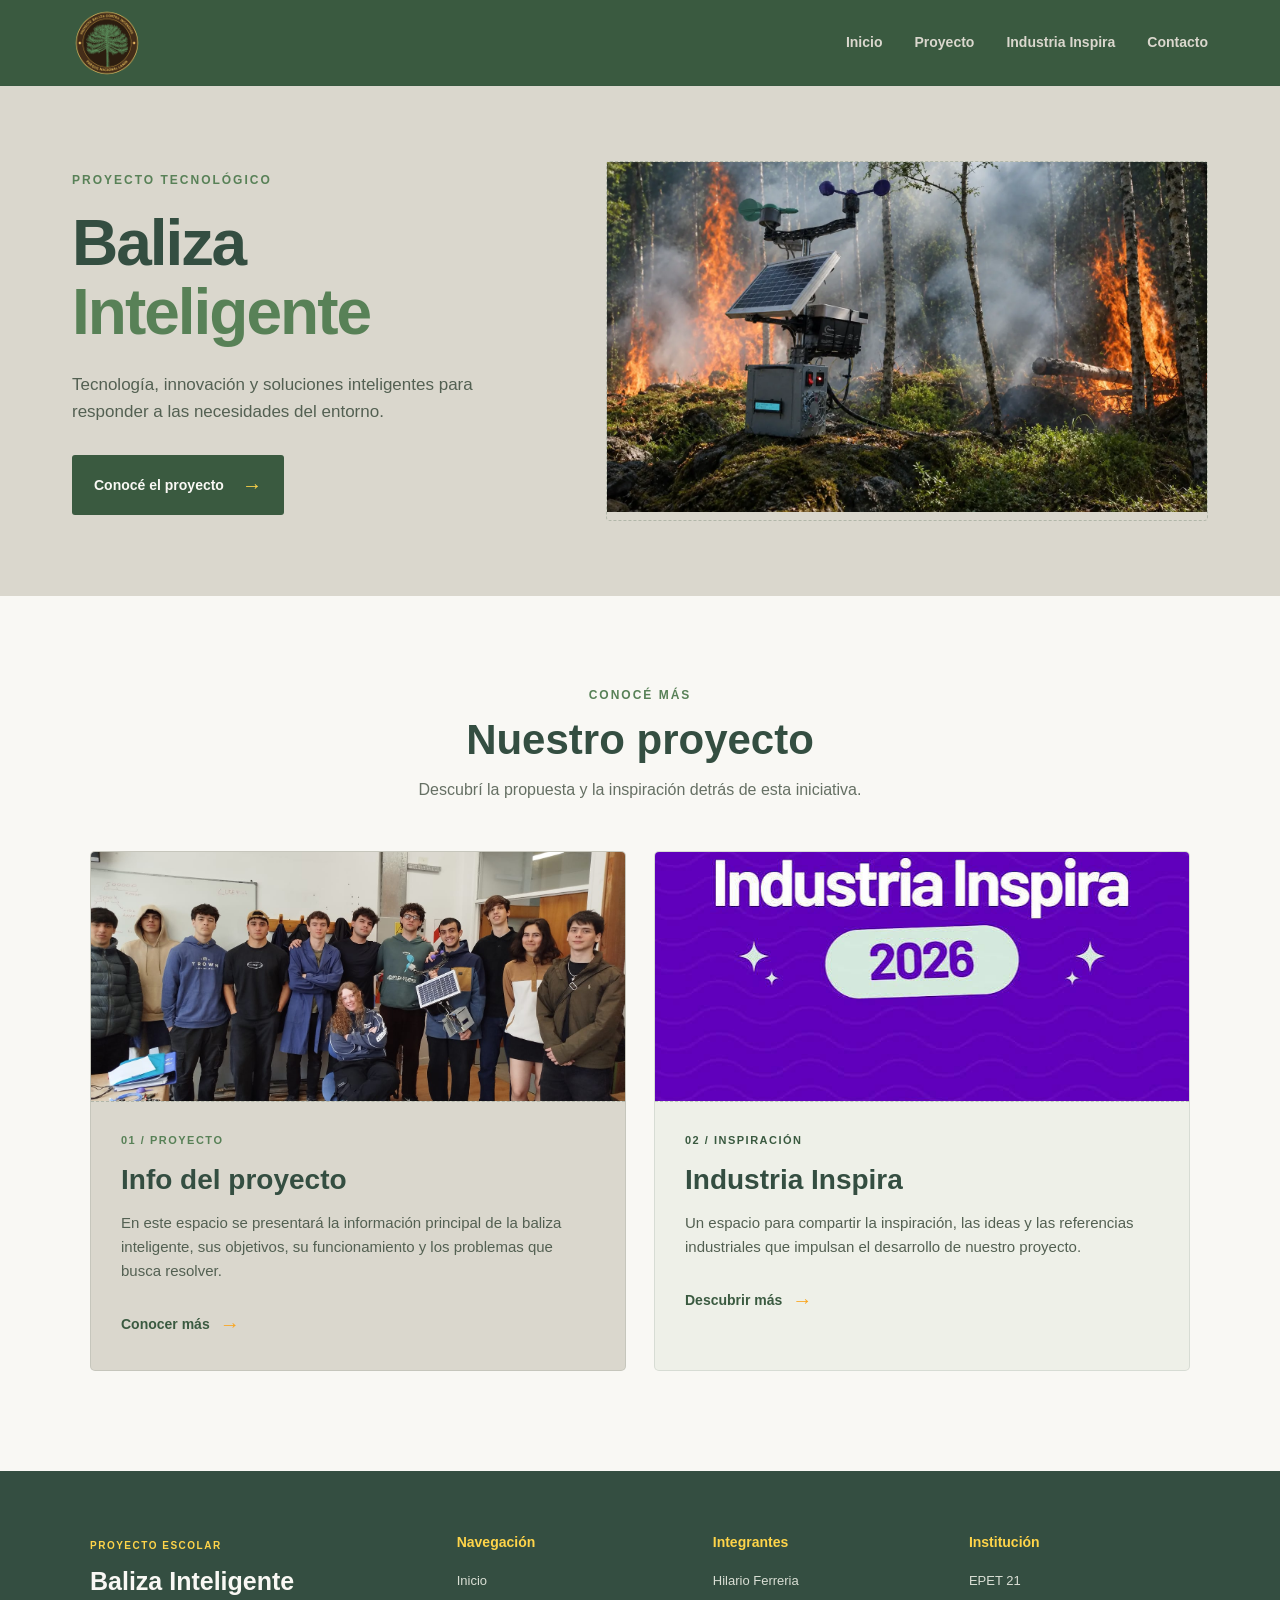
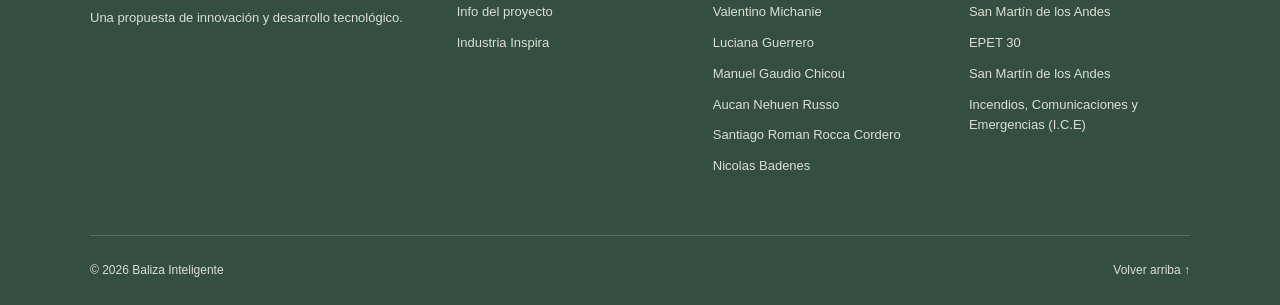
<file: index.html>
<!DOCTYPE html>
<html lang="es">
<head>
    <meta charset="UTF-8">
    <meta name="viewport" content="width=device-width, initial-scale=1.0">

    <title>Baliza Inteligente | Proyecto</title>

    <link rel="stylesheet" href="style.css">
    <script src="script.js" defer></script>
</head>

<body>

    <!-- ENCABEZADO -->
    <header class="header" id="inicio">
        <div class="header-container">
            <img src="img/logo pagina.png">
            <div class="logo-space"></div>

            <nav class="navigation" aria-label="Navegación principal">
                <a href="#inicio">Inicio</a>
                <a href="#proyecto">Proyecto</a>
                <a href="#industria">Industria Inspira</a>
                <a href="#contacto">Contacto</a>
            </nav>

            <button class="menu-toggle"
                    aria-label="Abrir menú"
                    aria-expanded="false">
                ☰
            </button>
        </div>
    </header>

    <main>

        <!-- PRESENTACIÓN -->
        <section class="hero">
            <div class="hero-content">
                <span class="eyebrow">PROYECTO TECNOLÓGICO</span>

                <h1>Baliza <span>Inteligente</span></h1>

                <p>
                    Tecnología, innovación y soluciones inteligentes
                    para responder a las necesidades del entorno.
                </p>

                <a href="#proyecto" class="hero-button">
                    Conocé el proyecto
                    <span aria-hidden="true">→</span>
                </a>
            </div>

            <!-- Espacio para imagen -->
            <div class="hero-image-space" aria-label="Espacio para imagen">
                <img src="img/Estación de monitoreo ante el incendio forestal.webp"
                     alt="Estación de monitoreo ante un incendio forestal">
            </div>
        </section>

        <!-- CONTENIDO PRINCIPAL -->
        <section class="content-section" id="proyecto">

            <div class="section-heading">
                <span class="eyebrow">CONOCÉ MÁS</span>
                <h2>Nuestro proyecto</h2>
                <p>
                    Descubrí la propuesta y la inspiración detrás
                    de esta iniciativa.
                </p>
            </div>

            <div class="cards-container">

                <!-- PANEL 1 -->
                <article class="info-card">
                    <div class="card-image-space">
                        <img src="img/Copia de EquipoBaliza (1).jpeg"
                             alt="Equipo de la baliza inteligente">
                    </div>

                    <div class="card-content">
                        <span class="card-number">01 / PROYECTO</span>

                        <h3>Info del proyecto</h3>

                        <p>
                            En este espacio se presentará la información
                            principal de la baliza inteligente, sus
                            objetivos, su funcionamiento y los problemas
                            que busca resolver.
                        </p>

                        
                        <a href="info-proyecto.html" class="text-link">
                            Conocer más <span aria-hidden="true">→</span>
                        </a>

                    </div>
                </article>

                <!-- PANEL 2 -->
                <article class="info-card industry-card" id="industria">
                    <div class="card-image-space">
                        <img src="img/industria inspira.jpg"
                             alt="Industria Inspira">
                    </div>

                    <div class="card-content">
                        <span class="card-number">02 / INSPIRACIÓN</span>

                        <h3>Industria Inspira</h3>

                        <p>
                            Un espacio para compartir la inspiración,
                            las ideas y las referencias industriales
                            que impulsan el desarrollo de nuestro proyecto.
                        </p>

                        <a href="industria-inspira.html" class="text-link">
                            Descubrir más <span aria-hidden="true">→</span>
                        </a>
                    </div>
                </article>

            </div>
        </section>

    </main>

    <!-- FOOTER -->
    <footer class="footer" id="contacto">
        <div class="footer-container">

            <div class="footer-brand">
                <span class="footer-label">PROYECTO ESCOLAR</span>
                <h2>Baliza Inteligente</h2>
                <p>
                    Una propuesta de innovación y desarrollo tecnológico.
                </p>
            </div>

            <div class="footer-column">
                <h3>Navegación</h3>
                <a href="#inicio">Inicio</a>
                <a href="#proyecto">Info del proyecto</a>
                <a href="#industria">Industria Inspira</a>
            </div>

            <div class="footer-column">
                <h3>Integrantes</h3>
                <p>Hilario Ferreria</p>
                <p>Valentino Michanie</p>
                <p>Luciana Guerrero</p>
                <p>Manuel Gaudio Chicou</p>
                <p>Aucan Nehuen Russo</p>
                <p>Santiago Roman Rocca Cordero</p>
                <p>Nicolas Badenes</p>
            </div>

            <div class="footer-column">
                <h3>Institución</h3>
                <p>EPET 21</p>
                <p>San Martín de los Andes</p>
                <p>EPET 30</p>
                <p>San Martín de los Andes</p>
                <p>Incendios, Comunicaciones y Emergencias (I.C.E)</p>

            </div>

        </div>

        <div class="footer-bottom">
            <p>
                © <span id="current-year"></span>
                Baliza Inteligente
            </p>
            <a href="#inicio">Volver arriba ↑</a>
        </div>
    </footer>

</body>
</html>
</file>
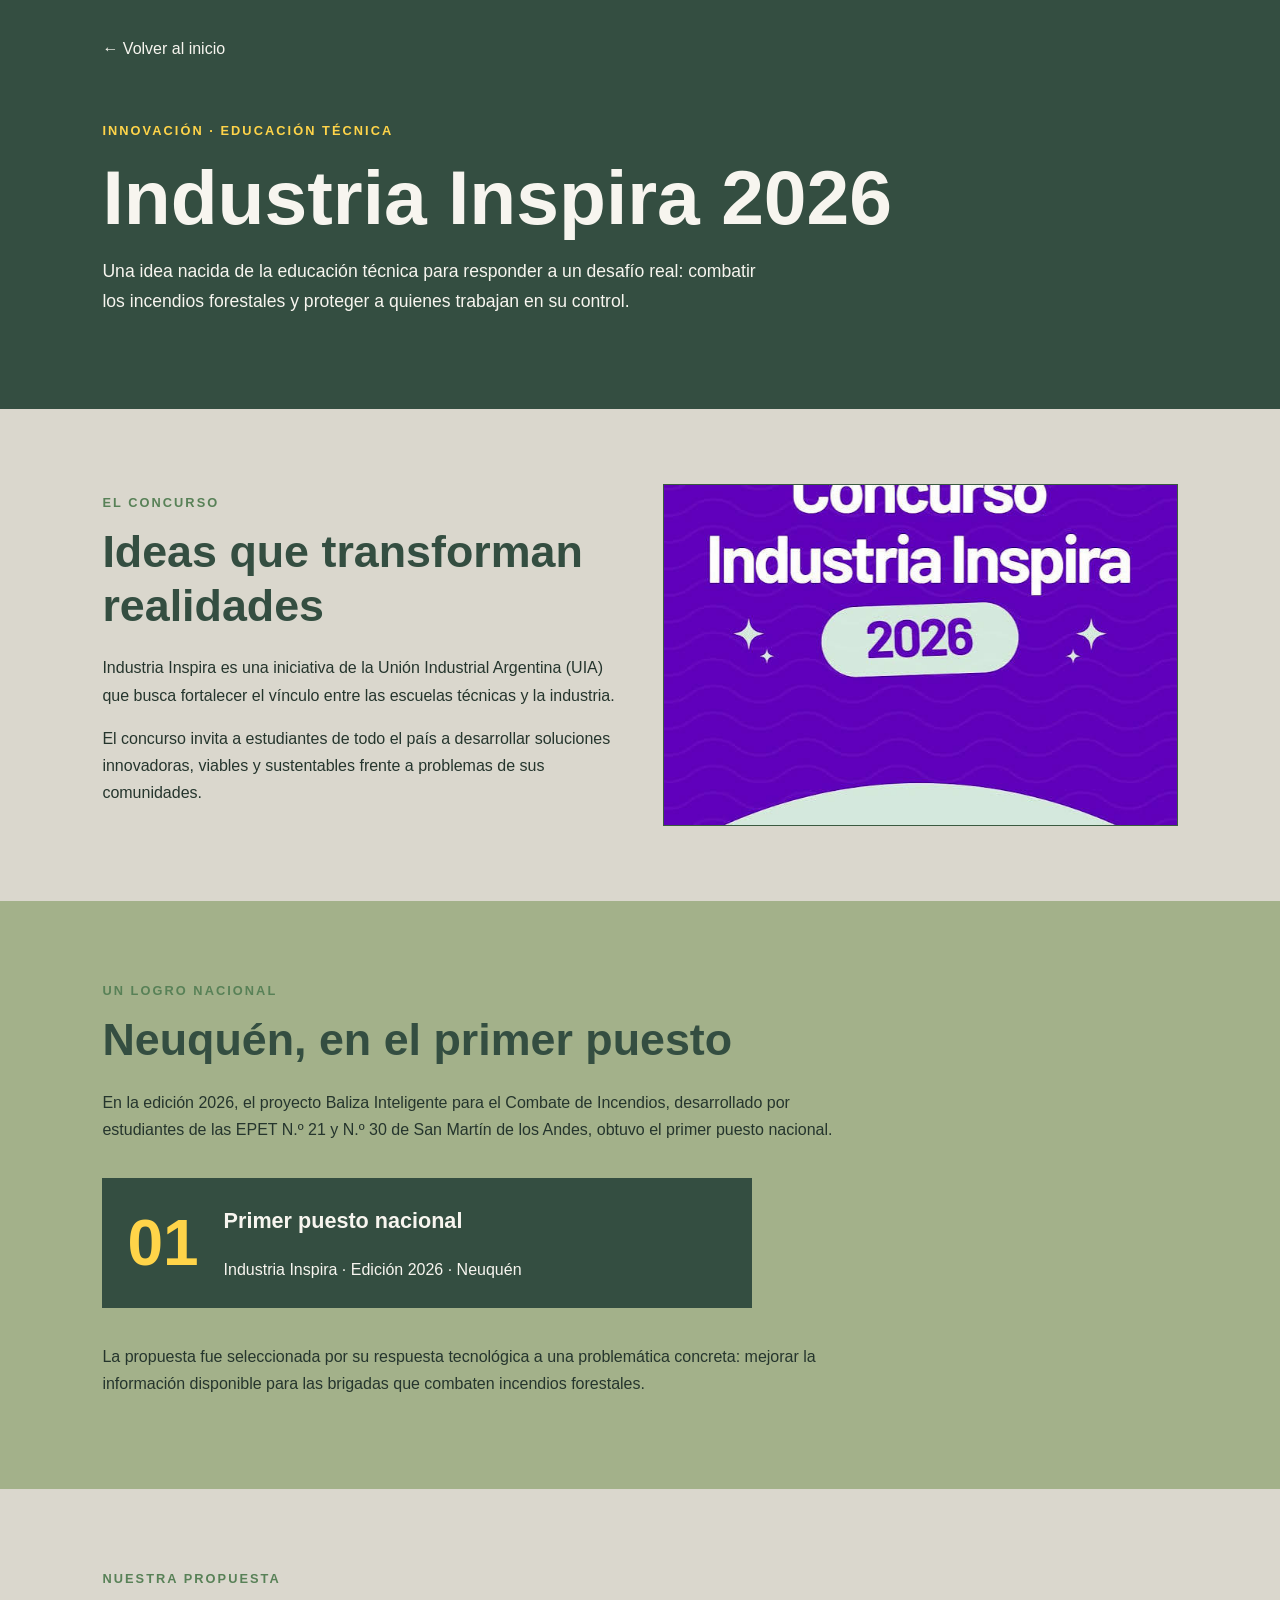
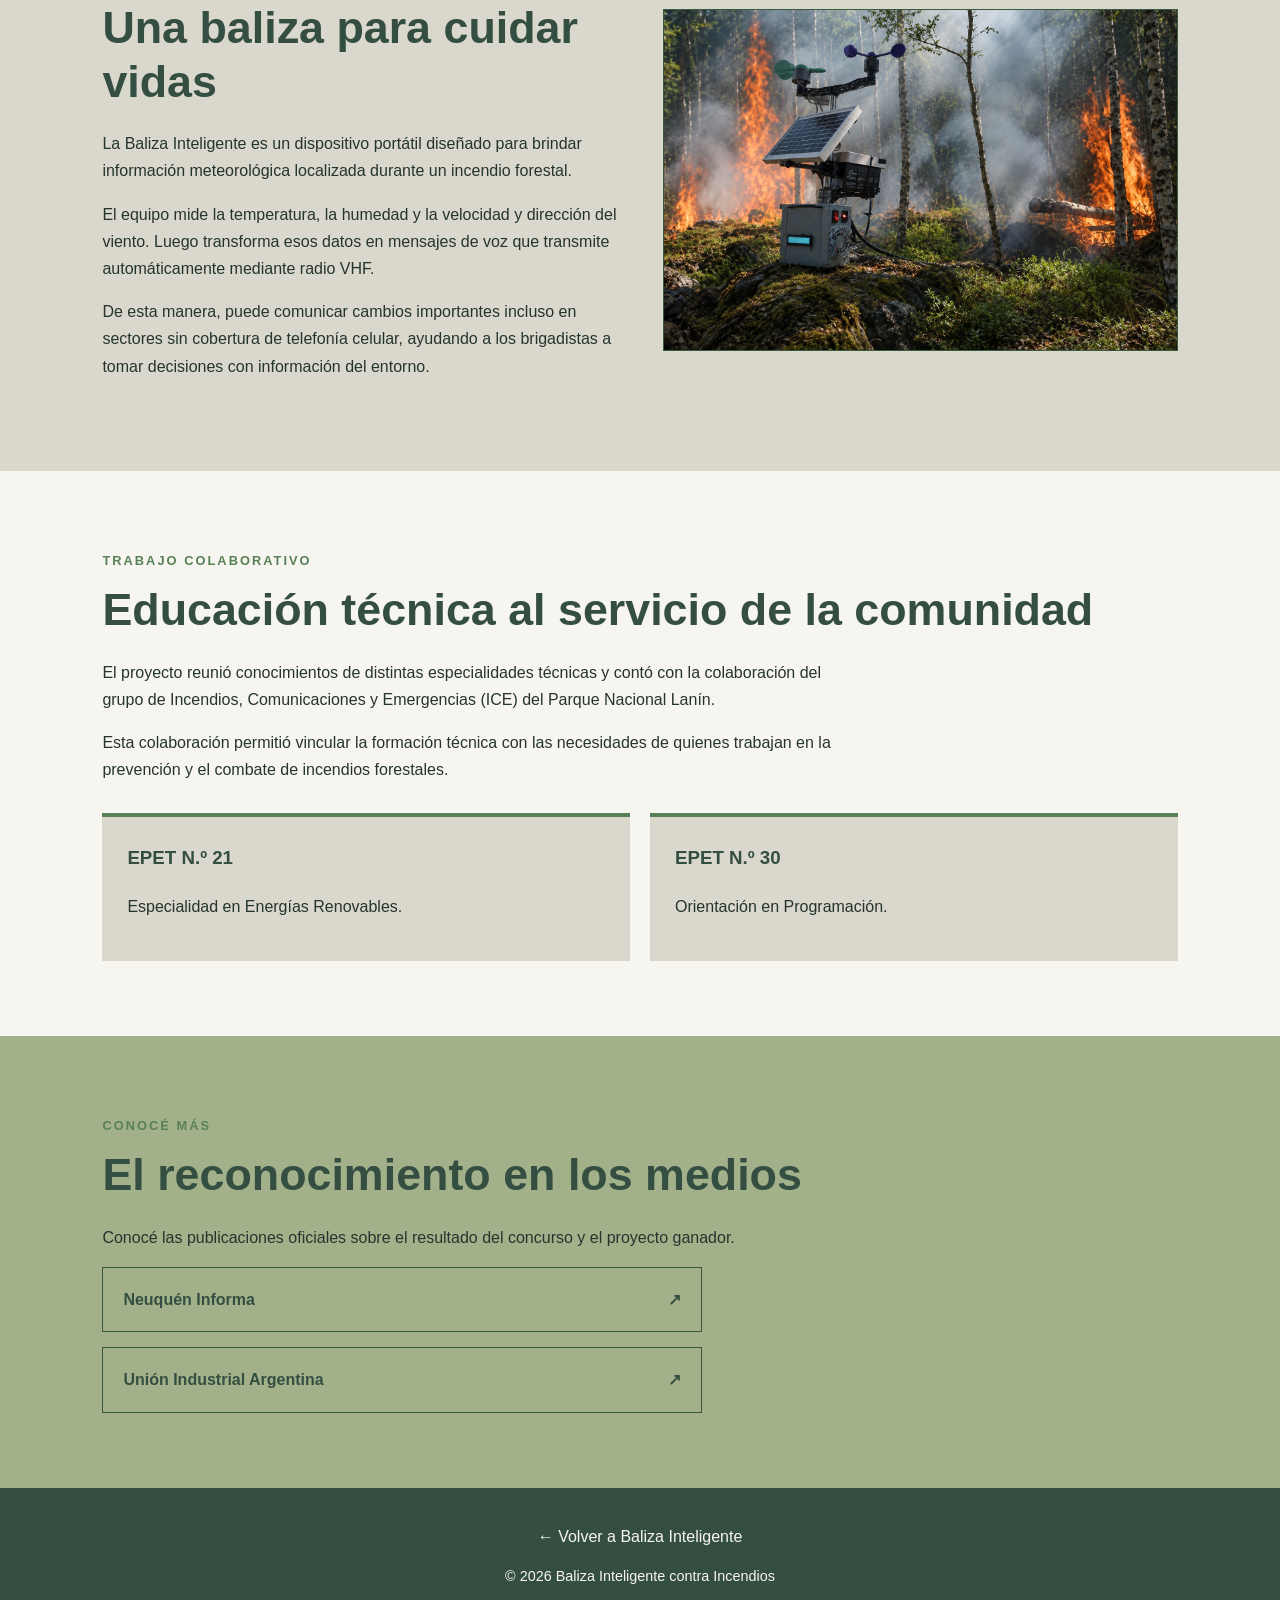
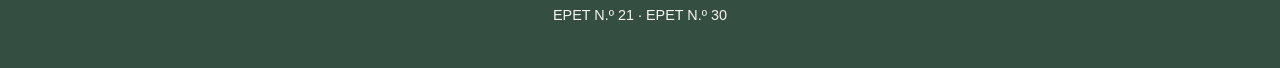
<file: industria-inspira.html>
<!DOCTYPE html>
<html lang="es">
<head>
    <meta charset="UTF-8">
    <meta name="viewport" content="width=device-width, initial-scale=1.0">

    <title>Industria Inspira | Baliza Inteligente</title>

    <link rel="stylesheet" href="industria-inspira.css">
</head>

<body>

    <!-- ENCABEZADO -->
    <header class="header">
        <a href="index.html" class="back-link">
            ← Volver al inicio
        </a>

        <p class="eyebrow">INNOVACIÓN · EDUCACIÓN TÉCNICA</p>

        <h1>Industria Inspira 2026</h1>

        <p class="header-description">
            Una idea nacida de la educación técnica para responder
            a un desafío real: combatir los incendios forestales
            y proteger a quienes trabajan en su control.
        </p>
    </header>

    <main>

        <!-- PRESENTACIÓN -->
        <section class="intro section">
            <div class="intro-text">
                <span class="section-label">EL CONCURSO</span>

                <h2>Ideas que transforman realidades</h2>

                <p>
                    Industria Inspira es una iniciativa de la Unión
                    Industrial Argentina (UIA) que busca fortalecer
                    el vínculo entre las escuelas técnicas y la industria.
                </p>

                <p>
                    El concurso invita a estudiantes de todo el país
                    a desarrollar soluciones innovadoras, viables y
                    sustentables frente a problemas de sus comunidades.
                </p>
            </div>

            <div class="image-space">
                <img src="img/industria inspira.jpg">
            </div>
        </section>

        <!-- RECONOCIMIENTO -->
        <section class="award section">
            <span class="section-label">UN LOGRO NACIONAL</span>

            <h2>Neuquén, en el primer puesto</h2>

            <p>
                En la edición 2026, el proyecto Baliza Inteligente
                para el Combate de Incendios, desarrollado por
                estudiantes de las EPET N.º 21 y N.º 30 de San Martín
                de los Andes, obtuvo el primer puesto nacional.
            </p>

            <div class="award-highlight">
                <span class="award-number">01</span>

                <div>
                    <h3>Primer puesto nacional</h3>
                    <p>Industria Inspira · Edición 2026 · Neuquén</p>
                </div>
            </div>

            <p>
                La propuesta fue seleccionada por su respuesta
                tecnológica a una problemática concreta: mejorar
                la información disponible para las brigadas que
                combaten incendios forestales.
            </p>
        </section>

        <!-- EL PROYECTO -->
        <section class="project section">
            <div class="project-text">
                <span class="section-label">NUESTRA PROPUESTA</span>

                <h2>Una baliza para cuidar vidas</h2>

                <p>
                    La Baliza Inteligente es un dispositivo portátil
                    diseñado para brindar información meteorológica
                    localizada durante un incendio forestal.
                </p>

                <p>
                    El equipo mide la temperatura, la humedad y la
                    velocidad y dirección del viento. Luego transforma
                    esos datos en mensajes de voz que transmite
                    automáticamente mediante radio VHF.
                </p>

                <p>
                    De esta manera, puede comunicar cambios importantes
                    incluso en sectores sin cobertura de telefonía celular,
                    ayudando a los brigadistas a tomar decisiones con
                    información del entorno.
                </p>
            </div>

            <div class="image-space project-image">
                <img src="img/Estación de monitoreo ante el incendio forestal.png">
            </div>
        </section>

        <!-- TRABAJO EN EQUIPO -->
        <section class="team section">
            <span class="section-label">TRABAJO COLABORATIVO</span>

            <h2>Educación técnica al servicio de la comunidad</h2>

            <p>
                El proyecto reunió conocimientos de distintas
                especialidades técnicas y contó con la colaboración
                del grupo de Incendios, Comunicaciones y Emergencias
                (ICE) del Parque Nacional Lanín.
            </p>

            <p>
                Esta colaboración permitió vincular la formación
                técnica con las necesidades de quienes trabajan
                en la prevención y el combate de incendios forestales.
            </p>

            <div class="school-grid">
                <article class="school-card">
                    <h3>EPET N.º 21</h3>
                    <p>Especialidad en Energías Renovables.</p>
                </article>

                <article class="school-card">
                    <h3>EPET N.º 30</h3>
                    <p>Orientación en Programación.</p>
                </article>
            </div>
        </section>

        <!-- FUENTES -->
        <section class="sources section">
            <span class="section-label">CONOCÉ MÁS</span>

            <h2>El reconocimiento en los medios</h2>

            <p>
                Conocé las publicaciones oficiales sobre el resultado
                del concurso y el proyecto ganador.
            </p>

            <a
                href="https://www.neuqueninforma.gob.ar/noticias/2026/10/13/265491-neuquen-gano-la-final-nacional-del-concurso-industria-inspira"
                target="_blank"
                rel="noopener noreferrer"
                class="source-link"
            >
                Neuquén Informa
                <span aria-hidden="true">↗</span>
            </a>

            <a
                href="https://uia.org.ar/uia/novedades/industria-inspira-2026-anunciamos-a-los-ganadores"
                target="_blank"
                rel="noopener noreferrer"
                class="source-link"
            >
                Unión Industrial Argentina
                <span aria-hidden="true">↗</span>
            </a>
        </section>

    </main>

    <!-- FOOTER -->
    <footer class="footer">
        <a href="index.html">← Volver a Baliza Inteligente</a>

        <p>
            © <span id="year"></span>
            Baliza Inteligente contra Incendios
        </p>

        <p>EPET N.º 21 · EPET N.º 30</p>
    </footer>

    <script>
        document.getElementById("year").textContent =
            new Date().getFullYear();
    </script>

</body>
</html>
</file>
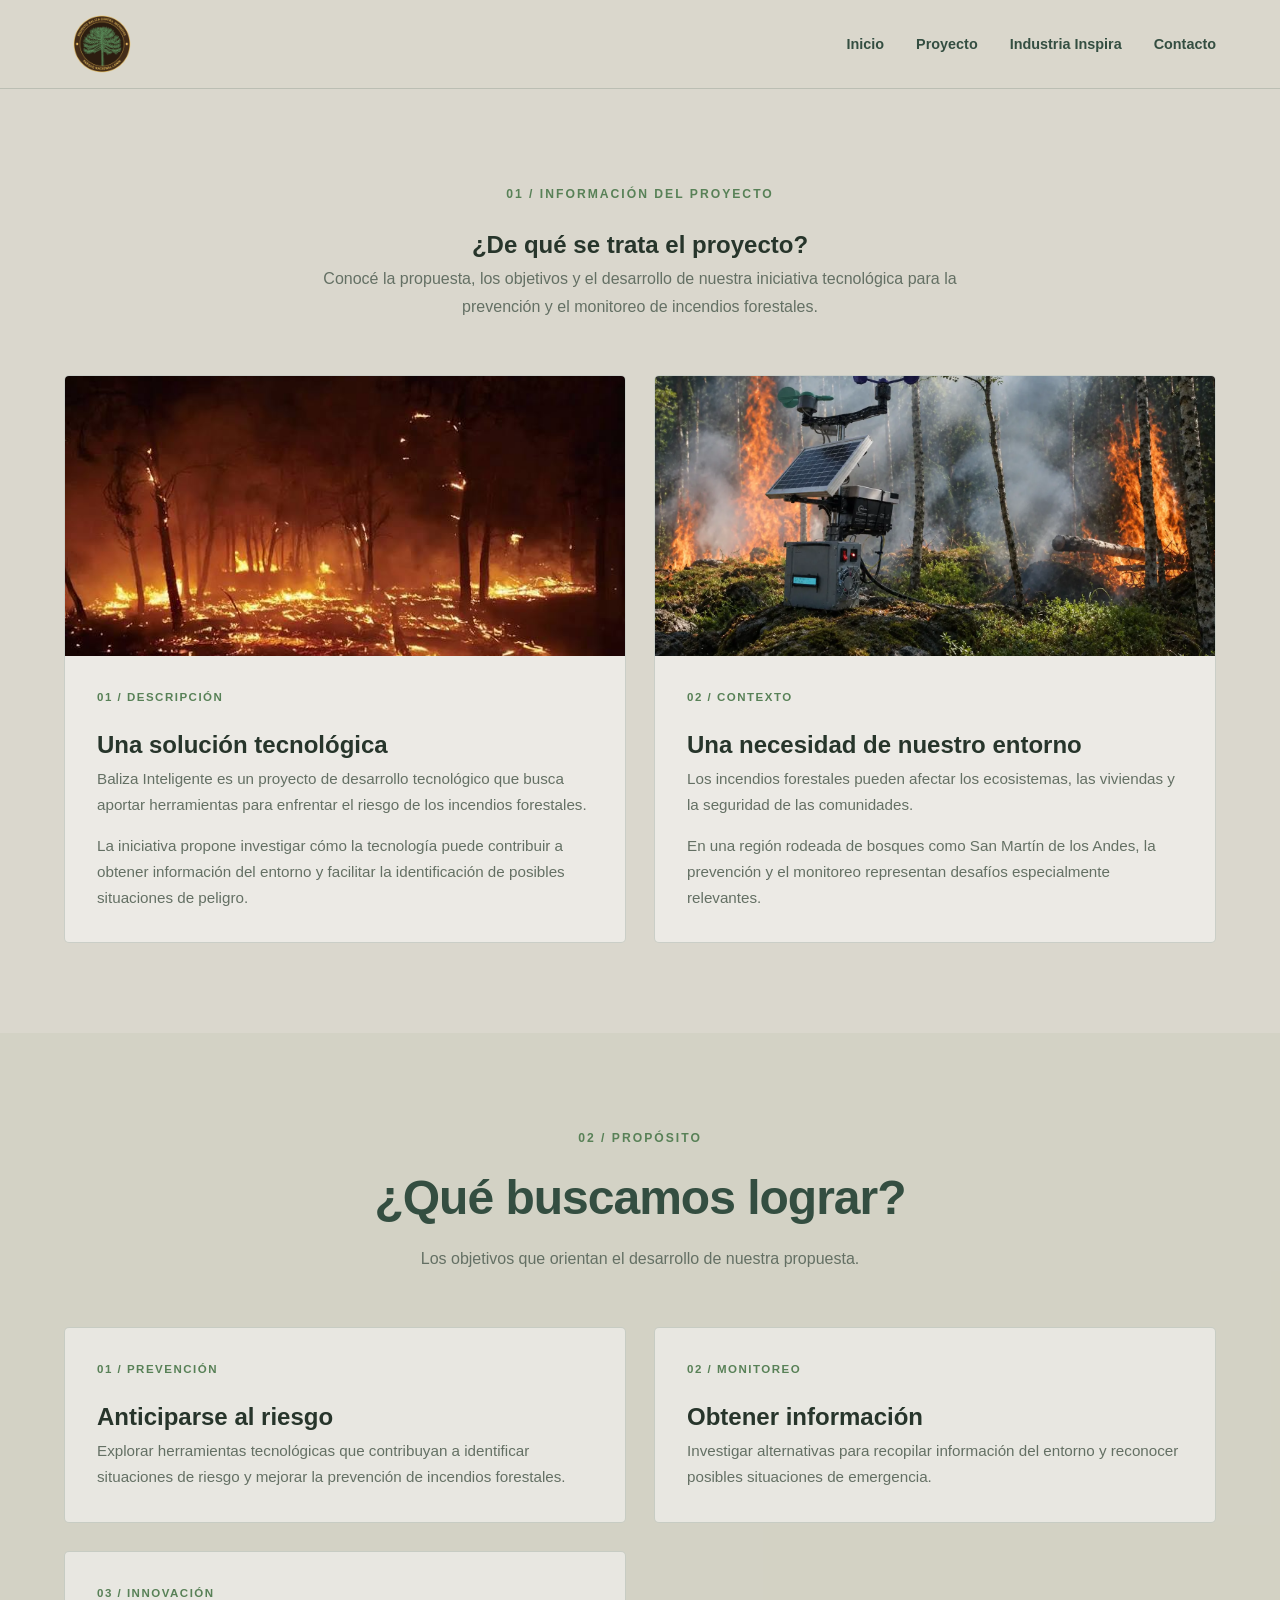
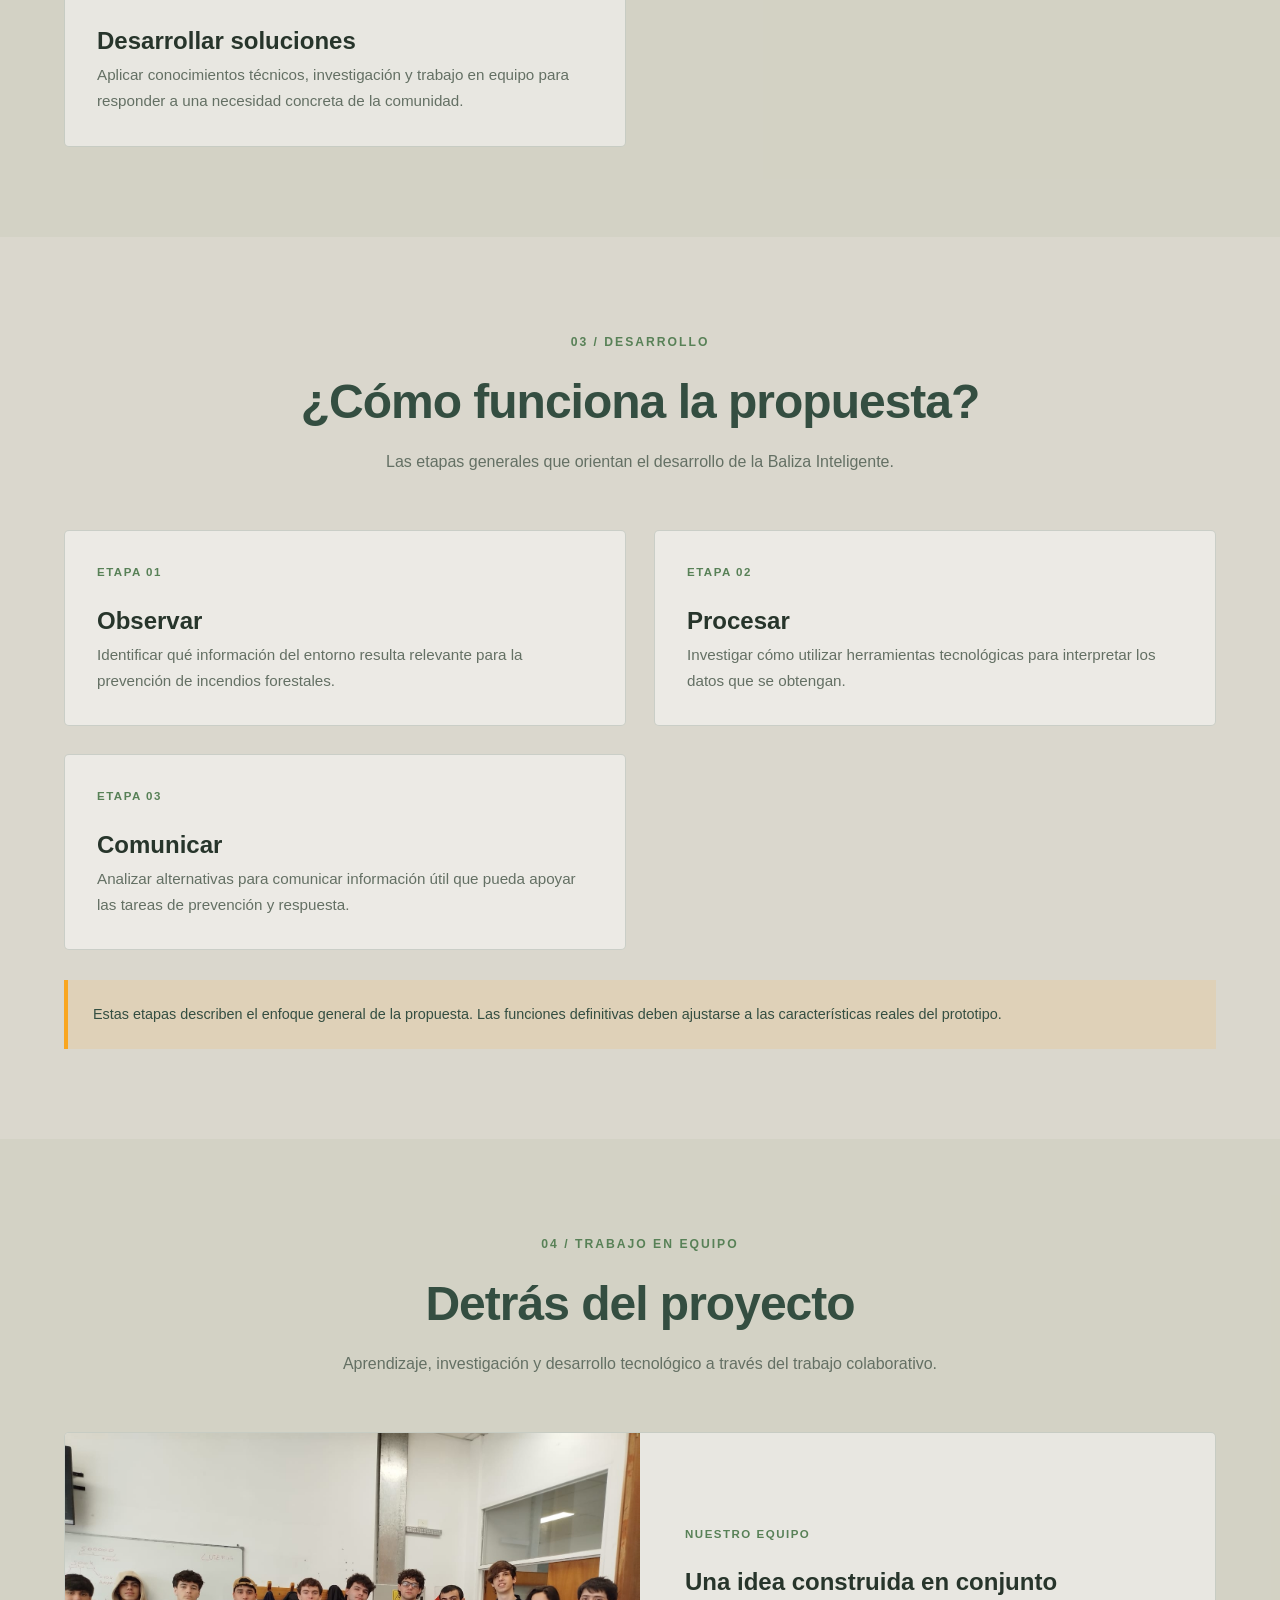
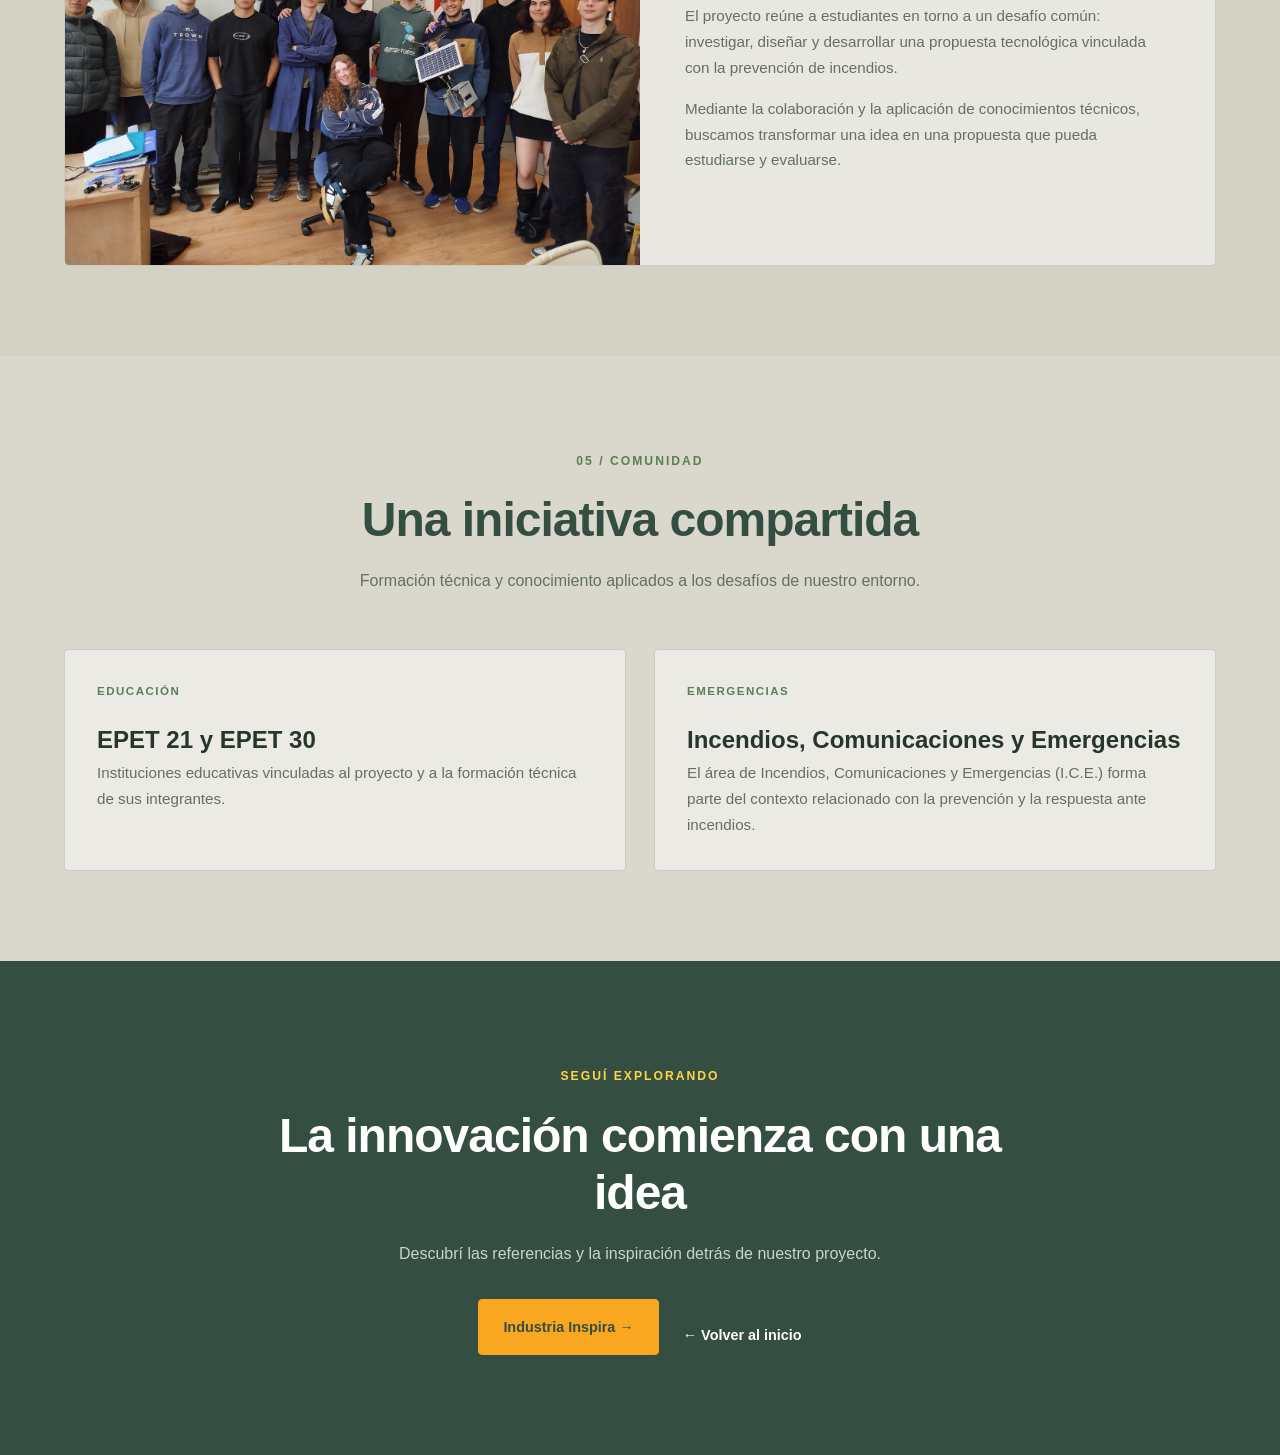
<file: info-proyecto.html>
<!DOCTYPE html>
<html lang="es">
<head>
    <meta charset="UTF-8">
    <meta name="viewport" content="width=device-width, initial-scale=1.0">

    <title>Info del Proyecto | Baliza Inteligente</title>

    <link rel="stylesheet" href="info-proyecto.css">
    <script src="script.js" defer></script>
</head>

<body>

    <!-- ENCABEZADO -->
    <header class="header" id="inicio">
        <div class="header-container">

            <a href="index.html" class="logo" aria-label="Volver al inicio">
                <img src="img/logo pagina.png" alt="Logo Baliza Inteligente">
            </a>

            <nav class="navigation" aria-label="Navegación principal">
                <a href="index.html#inicio">Inicio</a>
                <a href="index.html#proyecto">Proyecto</a>
                <a href="industria-inspira.html">Industria Inspira</a>
                <a href="#contacto">Contacto</a>
            </nav>

            <button class="menu-toggle"
                    aria-label="Abrir menú"
                    aria-expanded="false">
                ☰
            </button>

        </div>
    </header>

    <main>

        <!-- INFORMACIÓN GENERAL -->
        <section class="content-section" id="descripcion">

            <div class="section-heading">
                <span class="eyebrow">01 / INFORMACIÓN DEL PROYECTO</span>

                <h1>¿De qué se trata el proyecto?</h1>

                <p>
                    Conocé la propuesta, los objetivos y el desarrollo
                    de nuestra iniciativa tecnológica para la prevención
                    y el monitoreo de incendios forestales.
                </p>
            </div>

            <div class="cards-container">

                <article class="info-card">

                    <div class="card-image-space">
                        <img
                            src="img/incendio2.jpg"
                            alt="Equipo de trabajo de Baliza Inteligente">
                    </div>

                    <div class="card-content">
                        <span class="card-number">01 / DESCRIPCIÓN</span>

                        <h2>Una solución tecnológica</h2>

                        <p>
                            Baliza Inteligente es un proyecto de desarrollo
                            tecnológico que busca aportar herramientas
                            para enfrentar el riesgo de los incendios
                            forestales.
                        </p>

                        <p>
                            La iniciativa propone investigar cómo la
                            tecnología puede contribuir a obtener
                            información del entorno y facilitar la
                            identificación de posibles situaciones
                            de peligro.
                        </p>
                    </div>

                </article>

                <article class="info-card">

                    <div class="card-image-space">
                        <img
                            src="img/Estación de monitoreo ante el incendio forestal.webp"
                            alt="Estación de monitoreo en un entorno forestal">
                    </div>

                    <div class="card-content">
                        <span class="card-number">02 / CONTEXTO</span>

                        <h2>Una necesidad de nuestro entorno</h2>

                        <p>
                            Los incendios forestales pueden afectar
                            los ecosistemas, las viviendas y la seguridad
                            de las comunidades.
                        </p>

                        <p>
                            En una región rodeada de bosques como
                            San Martín de los Andes, la prevención
                            y el monitoreo representan desafíos
                            especialmente relevantes.
                        </p>
                    </div>

                </article>

            </div>

        </section>

        <!-- OBJETIVOS -->
        <section class="content-section" id="objetivos">

            <div class="section-heading">
                <span class="eyebrow">02 / PROPÓSITO</span>

                <h2>¿Qué buscamos lograr?</h2>

                <p>
                    Los objetivos que orientan el desarrollo
                    de nuestra propuesta.
                </p>
            </div>

            <div class="cards-container">

                <article class="info-card">
                    <div class="card-content">
                        <span class="card-number">01 / PREVENCIÓN</span>

                        <h2>Anticiparse al riesgo</h2>

                        <p>
                            Explorar herramientas tecnológicas que
                            contribuyan a identificar situaciones
                            de riesgo y mejorar la prevención
                            de incendios forestales.
                        </p>
                    </div>
                </article>

                <article class="info-card">
                    <div class="card-content">
                        <span class="card-number">02 / MONITOREO</span>

                        <h2>Obtener información</h2>

                        <p>
                            Investigar alternativas para recopilar
                            información del entorno y reconocer
                            posibles situaciones de emergencia.
                        </p>
                    </div>
                </article>

                <article class="info-card">
                    <div class="card-content">
                        <span class="card-number">03 / INNOVACIÓN</span>

                        <h2>Desarrollar soluciones</h2>

                        <p>
                            Aplicar conocimientos técnicos,
                            investigación y trabajo en equipo
                            para responder a una necesidad
                            concreta de la comunidad.
                        </p>
                    </div>
                </article>

            </div>

        </section>

        <!-- FUNCIONAMIENTO -->
        <section class="content-section" id="funcionamiento">

            <div class="section-heading">
                <span class="eyebrow">03 / DESARROLLO</span>

                <h2>¿Cómo funciona la propuesta?</h2>

                <p>
                    Las etapas generales que orientan el desarrollo
                    de la Baliza Inteligente.
                </p>
            </div>

            <div class="cards-container">

                <article class="info-card">
                    <div class="card-content">
                        <span class="card-number">ETAPA 01</span>

                        <h2>Observar</h2>

                        <p>
                            Identificar qué información del entorno
                            resulta relevante para la prevención
                            de incendios forestales.
                        </p>
                    </div>
                </article>

                <article class="info-card">
                    <div class="card-content">
                        <span class="card-number">ETAPA 02</span>

                        <h2>Procesar</h2>

                        <p>
                            Investigar cómo utilizar herramientas
                            tecnológicas para interpretar los datos
                            que se obtengan.
                        </p>
                    </div>
                </article>

                <article class="info-card">
                    <div class="card-content">
                        <span class="card-number">ETAPA 03</span>

                        <h2>Comunicar</h2>

                        <p>
                            Analizar alternativas para comunicar
                            información útil que pueda apoyar
                            las tareas de prevención y respuesta.
                        </p>
                    </div>
                </article>

            </div>

            <p class="notice">
                Estas etapas describen el enfoque general de la propuesta.
                Las funciones definitivas deben ajustarse a las
                características reales del prototipo.
            </p>

        </section>

        <!-- EQUIPO -->
        <section class="content-section" id="equipo">

            <div class="section-heading">
                <span class="eyebrow">04 / TRABAJO EN EQUIPO</span>

                <h2>Detrás del proyecto</h2>

                <p>
                    Aprendizaje, investigación y desarrollo tecnológico
                    a través del trabajo colaborativo.
                </p>
            </div>

            <div class="team-card">

                <div class="team-image">
                    <img
                        src="img/Copia de EquipoBaliza (1).jpeg"
                        alt="Integrantes del equipo Baliza Inteligente">
                </div>

                <div class="team-content">
                    <span class="card-number">NUESTRO EQUIPO</span>

                    <h2>Una idea construida en conjunto</h2>

                    <p>
                        El proyecto reúne a estudiantes en torno
                        a un desafío común: investigar, diseñar
                        y desarrollar una propuesta tecnológica
                        vinculada con la prevención de incendios.
                    </p>

                    <p>
                        Mediante la colaboración y la aplicación
                        de conocimientos técnicos, buscamos
                        transformar una idea en una propuesta
                        que pueda estudiarse y evaluarse.
                    </p>
                </div>

            </div>

        </section>

        <!-- INSTITUCIONES -->
        <section class="content-section" id="instituciones">

            <div class="section-heading">
                <span class="eyebrow">05 / COMUNIDAD</span>

                <h2>Una iniciativa compartida</h2>

                <p>
                    Formación técnica y conocimiento aplicados
                    a los desafíos de nuestro entorno.
                </p>
            </div>

            <div class="cards-container">

                <article class="info-card">
                    <div class="card-content">
                        <span class="card-number">EDUCACIÓN</span>

                        <h2>EPET 21 y EPET 30</h2>

                        <p>
                            Instituciones educativas vinculadas
                            al proyecto y a la formación técnica
                            de sus integrantes.
                        </p>
                    </div>
                </article>

                <article class="info-card">
                    <div class="card-content">
                        <span class="card-number">EMERGENCIAS</span>

                        <h2>Incendios, Comunicaciones y Emergencias</h2>

                        <p>
                            El área de Incendios, Comunicaciones
                            y Emergencias (I.C.E.) forma parte
                            del contexto relacionado con la
                            prevención y la respuesta ante incendios.
                        </p>
                    </div>
                </article>

            </div>

        </section>

        <!-- NAVEGACIÓN FINAL -->
        <section class="closing-section">

            <span class="eyebrow">SEGUÍ EXPLORANDO</span>

            <h2>La innovación comienza con una idea</h2>

            <p>
                Descubrí las referencias y la inspiración
                detrás de nuestro proyecto.
            </p>

            <div class="closing-actions">

                <a href="industria-inspira.html" class="hero-button">
                    Industria Inspira →
                </a>

                <a href="index.html" class="text-link">
                    ← Volver al inicio
                </a>

            </div>

        </section>

    </main>

</body>
</html>
</file>
<file: style.css>
/* =========================
   CONFIGURACIÓN GENERAL
========================= */

:root {
    --background: #DAD7CD;
    --green-light: #A3B18A;
    --green-medium: #588157;
    --green-dark: #3A5A40;
    --green-deep: #344E41;
    --orange: #F9A620;
    --yellow: #FFD449;
    --white: #F9F8F4;
    --text: #26382B;
}

* {
    margin: 0;
    padding: 0;
    box-sizing: border-box;
}

html {
    scroll-behavior: smooth;
    scroll-padding-top: 90px;
}

body {
    font-family: Arial, Helvetica, sans-serif;
    background-color: var(--background);
    color: var(--background);
    line-height: 1.6;
}

a {
    color: inherit;
    text-decoration: none;
}

button {
    font: inherit;
}

section {
    scroll-margin-top: 80px;
}

/* =========================
   ENCABEZADO
========================= */

.header {
    width: 100%;
    background-color: var(--green-dark);
    border-bottom: 1px solid rgba(52, 78, 65, 0.15);
}

.header-container {
    max-width: 1200px;
    min-height: 85px;
    margin: auto;
    padding: 0 32px;

    display: flex;
    align-items: center;
    justify-content: space-between;
    gap: 24px;
}

/* Espacio vacío para agregar el logo */

.logo-space {
    width: 150px;
    min-height: 35px;
}

.navigation {
    display: flex;
    align-items: center;
    gap: 32px;
}

.navigation a {
    font-size: 14px;
    font-weight: 600;
    transition: color 0.25s ease;
}

.navigation a:hover {
    color: var(--green-medium);
}

.menu-toggle {
    display: none;
    border: none;
    background: transparent;
    color: var(--green-deep);
    font-size: 28px;
    cursor: pointer;
}

.hero-image-space img {
    width: 600px;
    height: 350px;
    object-fit: cover;
}

/* =========================
   PRESENTACIÓN PRINCIPAL
========================= */

.hero {
    max-width: 1200px;
    min-height: 440px;
    margin: auto;
    padding: 75px 32px;

    display: grid;
    grid-template-columns: 1fr 0.8fr;
    align-items: center;
    gap: 55px;
}

.hero-content {
    max-width: 540px;
}

.eyebrow {
    display: inline-block;
    margin-bottom: 18px;
    color: var(--green-medium);
    font-size: 12px;
    font-weight: 800;
    letter-spacing: 2px;
}

.hero h1 {
    font-size: clamp(42px, 5vw, 66px);
    line-height: 1.08;
    letter-spacing: -2px;
    margin-bottom: 24px;
    color: var(--green-deep);
}

.hero h1 span {
    color: var(--green-medium);
}

.hero-content > p {
    max-width: 440px;
    margin-bottom: 30px;
    font-size: 17px;
    color: #536052;
}

.hero-button {
    display: inline-flex;
    align-items: center;
    gap: 18px;

    padding: 14px 22px;
    background-color: var(--green-dark);
    color: var(--white);

    font-size: 14px;
    font-weight: 700;
    border-radius: 3px;

    transition:
        background-color 0.25s ease,
        transform 0.25s ease;
}

.hero-button:hover {
    background-color: var(--green-deep);
    transform: translateY(-2px);
}

.hero-button span {
    color: var(--yellow);
    font-size: 20px;
}

/* Espacio vacío para tu imagen principal */

.hero-image-space {
    width: 100%;
    min-height: 290px;
    background-color: transparent;
    border: 1px dashed rgba(58, 90, 64, 0.25);
    border-radius: 4px;
}

.card-image-space {
    width: 100px;
    height: 250px;
    overflow: hidden;
}

.card-image-space img {
    display: block;
    width: 100%;
    height: 250px;
    object-fit: cover;
}
/* =========================
   SECCIÓN DE CONTENIDO
========================= */

.content-section {
    padding: 85px 32px 100px;
    background-color: var(--white);
}

.section-heading {
    max-width: 650px;
    margin: 0 auto 48px;
    text-align: center;
}

.section-heading .eyebrow {
    margin-bottom: 10px;
}

.section-heading h2 {
    margin-bottom: 12px;
    color: var(--green-deep);
    font-size: clamp(30px, 4vw, 42px);
    line-height: 1.2;
}

.section-heading p {
    color: #667064;
    font-size: 16px;
}

/* Dos paneles principales */

.cards-container {
    max-width: 1100px;
    margin: auto;

    display: grid;
    grid-template-columns: repeat(2, minmax(0, 1fr));
    gap: 28px;
}

.info-card {
    overflow: hidden;
    background-color: var(--background);
    border-radius: 5px;
    border: 1px solid rgba(52, 78, 65, 0.12);

    transition:
        transform 0.25s ease,
        box-shadow 0.25s ease;
}

.info-card:hover {
    transform: translateY(-5px);
    box-shadow: 0 12px 30px rgba(52, 78, 65, 0.10);
}

/* Espacios vacíos para tus imágenes */

.card-image-space {
    width: 100%;
    min-height: 230px;
    background-color: transparent;
    border-bottom: 1px dashed rgba(58, 90, 64, 0.25);
}

.card-content {
    padding: 30px;
}

.card-number {
    display: block;
    margin-bottom: 14px;
    color: var(--green-medium);
    font-size: 11px;
    font-weight: 800;
    letter-spacing: 1.5px;
}

.card-content h3 {
    margin-bottom: 14px;
    color: var(--green-deep);
    font-size: 28px;
    line-height: 1.2;
}

.card-content p {
    margin-bottom: 25px;
    color: #536052;
    font-size: 15px;
}

.text-link {
    display: inline-flex;
    align-items: center;
    gap: 10px;

    color: var(--green-dark);
    font-size: 14px;
    font-weight: 800;
}

.text-link span {
    color: var(--orange);
    font-size: 20px;
    transition: transform 0.2s ease;
}

.text-link:hover span {
    transform: translateX(5px);
}

/* Segundo panel */

.industry-card {
    background-color: #EEF0E8;
}

.industry-card .card-number {
    color: var(--green-dark);
}

/* =========================
   FOOTER
========================= */

.footer {
    padding: 60px 32px 0;
    background-color: var(--green-deep);
    color: var(--white);
}

.footer-container {
    max-width: 1100px;
    margin: auto;
    padding-bottom: 48px;

    display: grid;
    grid-template-columns: 1.5fr 1fr 1fr 1fr;
    gap: 35px;
}

.footer-label {
    display: inline-block;
    margin-bottom: 12px;
    color: var(--yellow);
    font-size: 10px;
    font-weight: 800;
    letter-spacing: 1.5px;
}

.footer-brand h2 {
    margin-bottom: 12px;
    font-size: 25px;
    line-height: 1.2;
}

.footer-brand p,
.footer-column p {
    color: #DADFD5;
    font-size: 13px;
}

.footer-column h3 {
    margin-bottom: 18px;
    color: var(--yellow);
    font-size: 14px;
}

.footer-column a {
    display: block;
    width: fit-content;
    margin-bottom: 10px;
    color: #DADFD5;
    font-size: 13px;
    transition: color 0.2s ease;
}

.footer-column a:hover {
    color: var(--yellow);
}

.footer-column p {
    margin-bottom: 10px;
}

.footer-bottom {
    max-width: 1100px;
    min-height: 70px;
    margin: auto;
    border-top: 1px solid rgba(255, 255, 255, 0.18);

    display: flex;
    align-items: center;
    justify-content: space-between;
    gap: 20px;
}

.footer-bottom p,
.footer-bottom a {
    color: #DADFD5;
    font-size: 12px;
}

.footer-bottom a:hover {
    color: var(--yellow);
}

/* =========================
   TABLETS Y CELULARES
========================= */

@media (max-width: 850px) {

    .hero {
        grid-template-columns: 1fr 0.7fr;
        gap: 25px;
        padding-top: 55px;
        padding-bottom: 55px;
    }

    .hero-image-space {
        min-height: 240px;
    }

    .navigation {
        gap: 18px;
    }

    .footer-container {
        grid-template-columns: repeat(2, minmax(0, 1fr));
    }
}

@media (max-width: 600px) {

    .header-container {
        min-height: 70px;
        padding: 0 20px;
        position: relative;
    }

    .logo-space {
        width: 80px;
    }

    .menu-toggle {
        display: block;
    }

    .navigation {
        display: none;
        position: absolute;
        top: 100%;
        left: 0;
        right: 0;
        z-index: 10;

        padding: 22px 20px;
        background-color: var(--background);
        border-bottom: 1px solid rgba(52, 78, 65, 0.15);

        flex-direction: column;
        align-items: flex-start;
        gap: 18px;
    }

    .navigation.is-open {
        display: flex;
    }

    .hero {
        padding: 55px 22px;
        grid-template-columns: 1fr;
        gap: 30px;
    }

    .hero h1 {
        font-size: 45px;
    }

    .hero-content > p {
        font-size: 15px;
    }

    .hero-image-space {
        min-height: 200px;
    }

    .content-section {
        padding: 65px 20px 70px;
    }

    .section-heading {
        margin-bottom: 35px;
    }

    .cards-container {
        grid-template-columns: 1fr;
        gap: 24px;
    }

    .card-image-space {
        min-height: 200px;
    }

    .card-content {
        padding: 25px;
    }

    .card-content h3 {
        font-size: 25px;
    }

    .footer {
        padding: 45px 22px 0;
    }

    .footer-container {
        grid-template-columns: 1fr 1fr;
        gap: 35px 20px;
    }

    .footer-brand {
        grid-column: 1 / -1;
    }

    .footer-bottom {
        padding: 18px 0;
        flex-wrap: wrap;
    }
}

@media (prefers-reduced-motion: reduce) {
    html {
        scroll-behavior: auto;
    }

    *,
    *::before,
    *::after {
        transition-duration: 0.01ms !important;
    }
}
.header-container > img {
    width: 70px;
    height: auto;
    object-fit: contain;
}
</file>
<file: industria-inspira.css>
:root {
    --fondo: #DAD7CD;
    --verde-claro-apagado: #A3B18A;
    --verde-claro: #588157;
    --verde-oscuro: #3A5A40;
    --verde-profundo: #344E41;
    --naranja: #F9A620;
    --amarillo: #FFD449;
    --texto: #25352D;
    --blanco: #F7F5EF;
}

* {
    box-sizing: border-box;
}

html {
    scroll-behavior: smooth;
}

body {
    margin: 0;
    background: var(--fondo);
    color: var(--texto);
    font-family: Arial, Helvetica, sans-serif;
    line-height: 1.7;
}

.header {
    padding: 35px 8% 75px;
    background: var(--verde-profundo);
    color: var(--blanco);
}

.back-link {
    display: inline-block;
    margin-bottom: 45px;
    color: var(--blanco);
    text-decoration: none;
}

.back-link:hover,
.footer a:hover {
    color: var(--amarillo);
}

.eyebrow,
.section-label {
    color: var(--verde-claro);
    font-size: 0.8rem;
    font-weight: bold;
    letter-spacing: 0.16em;
}

.header .eyebrow {
    color: var(--amarillo);
}

.header h1 {
    max-width: 850px;
    margin: 12px 0;
    font-size: clamp(2.5rem, 6vw, 5rem);
    line-height: 1.1;
}

.header-description {
    max-width: 680px;
    color: var(--blanco);
    font-size: 1.1rem;
}

.section {
    padding: 75px 8%;
}

.section h2 {
    margin: 10px 0 22px;
    color: var(--verde-profundo);
    font-size: clamp(1.8rem, 3.5vw, 3rem);
    line-height: 1.2;
}

.section p {
    max-width: 760px;
}

.intro,
.project {
    display: grid;
    grid-template-columns: 1fr 1fr;
    align-items: center;
    gap: 45px;
}

.image-space {
    min-height: 340px;
    background: var(--verde-claro-apagado);
    border: 1px solid var(--verde-oscuro);
    overflow: hidden;
}

.image-space img {
    display: block;
    width: 100%;
    height: 100%;
    min-height: 340px;
    object-fit: cover;
}

.award {
    background: var(--verde-claro-apagado);
}

.award-highlight {
    display: flex;
    align-items: center;
    gap: 25px;
    max-width: 650px;
    margin: 35px 0;
    padding: 25px;
    background: var(--verde-profundo);
    color: var(--blanco);
}

.award-number {
    color: var(--amarillo);
    font-size: 4rem;
    font-weight: bold;
    line-height: 1;
}

.award-highlight h3 {
    margin: 0;
    font-size: 1.35rem;
}

.award-highlight p {
    margin-bottom: 0;
}

.team {
    background: var(--blanco);
}

.school-grid {
    display: grid;
    grid-template-columns: repeat(2, minmax(0, 1fr));
    gap: 20px;
    margin-top: 30px;
}

.school-card {
    padding: 25px;
    border-top: 4px solid var(--verde-claro);
    background: var(--fondo);
}

.school-card h3 {
    margin-top: 0;
    color: var(--verde-profundo);
}

.sources {
    background: var(--verde-claro-apagado);
}

.source-link {
    display: flex;
    justify-content: space-between;
    align-items: center;
    max-width: 600px;
    margin-top: 15px;
    padding: 18px 20px;
    border: 1px solid var(--verde-oscuro);
    color: var(--verde-profundo);
    font-weight: bold;
    text-decoration: none;
    transition: background 0.2s, color 0.2s;
}

.source-link:hover {
    background: var(--verde-profundo);
    color: var(--blanco);
}

.footer {
    padding: 35px 8%;
    background: var(--verde-profundo);
    color: var(--blanco);
    text-align: center;
}

.footer a {
    color: var(--blanco);
    text-decoration: none;
}

.footer p {
    margin-bottom: 5px;
    font-size: 0.9rem;
}

@media (max-width: 760px) {
    .header {
        padding: 25px 6% 50px;
    }

    .back-link {
        margin-bottom: 30px;
    }

    .section {
        padding: 50px 6%;
    }

    .intro,
    .project {
        grid-template-columns: 1fr;
        gap: 25px;
    }

    .image-space,
    .image-space img {
        min-height: 260px;
    }

    .school-grid {
        grid-template-columns: 1fr;
    }
}
</file>
<file: info-proyecto.css>
/* =========================
   CONFIGURACIÓN GENERAL
========================= */

:root {
    --background: #DAD7CD;
    --light-green: #A3B18A;
    --green: #588157;
    --dark-green: #3A5A40;
    --deep-green: #344E41;
    --yellow: #F9A620;
    --bright-yellow: #FFD449;
    --white: #FFFFFF;
    --text: #27352B;
    --muted: #647064;
    --border: rgba(52, 78, 65, 0.18);
}

* {
    margin: 0;
    padding: 0;
    box-sizing: border-box;
}

html {
    scroll-behavior: smooth;
    scroll-padding-top: 100px;
}

body {
    font-family: Arial, Helvetica, sans-serif;
    background: var(--background);
    color: var(--text);
    line-height: 1.7;
}

img {
    display: block;
    width: 100%;
    height: 100%;
    object-fit: cover;
}

a {
    color: inherit;
    text-decoration: none;
}

button,
a {
    -webkit-tap-highlight-color: transparent;
}

::selection {
    background: var(--yellow);
    color: var(--deep-green);
}


/* =========================
   ENCABEZADO
========================= */

.header {
    position: sticky;
    top: 0;
    z-index: 1000;
    background: rgba(218, 215, 205, 0.96);
    backdrop-filter: blur(12px);
    border-bottom: 1px solid var(--border);
}

.header-container {
    width: min(1200px, 90%);
    min-height: 88px;
    margin: 0 auto;

    display: flex;
    align-items: center;
    justify-content: space-between;
    gap: 30px;
}

.logo {
    display: flex;
    align-items: center;
    flex-shrink: 0;
}

.logo img {
    width: 76px;
    height: 64px;
    object-fit: contain;
}

.navigation {
    display: flex;
    align-items: center;
    gap: 32px;
}

.navigation a {
    position: relative;
    font-size: 0.9rem;
    font-weight: 600;
    color: var(--deep-green);
    transition: color 0.25s ease;
}

.navigation a::after {
    content: "";
    position: absolute;
    left: 0;
    bottom: -7px;

    width: 0;
    height: 2px;

    background: var(--yellow);
    transition: width 0.25s ease;
}

.navigation a:hover {
    color: var(--green);
}

.navigation a:hover::after {
    width: 100%;
}

.menu-toggle {
    display: none;
    border: none;
    background: transparent;
    color: var(--deep-green);
    font-size: 1.8rem;
    cursor: pointer;
}


/* =========================
   PRESENTACIÓN HERO
========================= */

.hero {
    width: min(1200px, 90%);
    margin: 0 auto;

    min-height: 570px;
    padding: 75px 0;

    display: grid;
    grid-template-columns: 1fr 1fr;
    align-items: center;
    gap: 65px;
}

.hero-content {
    max-width: 560px;
}

.eyebrow {
    display: inline-block;
    margin-bottom: 20px;

    color: var(--green);
    font-size: 0.76rem;
    font-weight: 800;
    letter-spacing: 2px;
    text-transform: uppercase;
}

.hero h1 {
    margin-bottom: 24px;

    color: var(--deep-green);
    font-size: clamp(2.8rem, 5vw, 4.7rem);
    font-weight: 800;
    line-height: 1.05;
    letter-spacing: -2px;
}

.hero h1 span {
    display: block;
    color: var(--green);
}

.hero-content > p {
    max-width: 490px;
    margin-bottom: 32px;

    color: var(--muted);
    font-size: 1.05rem;
}

.hero-button {
    display: inline-flex;
    align-items: center;
    justify-content: center;
    gap: 14px;

    padding: 15px 24px;

    background: var(--deep-green);
    color: var(--white);
    border: 1px solid var(--deep-green);
    border-radius: 4px;

    font-size: 0.9rem;
    font-weight: 700;

    transition:
        background 0.25s ease,
        color 0.25s ease,
        transform 0.25s ease;
}

.hero-button:hover {
    background: var(--yellow);
    border-color: var(--yellow);
    color: var(--deep-green);
    transform: translateY(-3px);
}

.hero-button span {
    font-size: 1.2rem;
}

.hero-image-space {
    height: 430px;
    overflow: hidden;
    border-radius: 5px;
    background: var(--light-green);
    position: relative;
}

.hero-image-space::after {
    content: "";
    position: absolute;
    inset: 0;

    background: linear-gradient(
        180deg,
        transparent 60%,
        rgba(20, 40, 25, 0.18)
    );

    pointer-events: none;
}

.hero-image-space img {
    transition: transform 0.6s ease;
}

.hero-image-space:hover img {
    transform: scale(1.04);
}


/* =========================
   SECCIONES
========================= */

.content-section {
    padding: 90px 5%;
}

.content-section:nth-of-type(even) {
    background: rgba(163, 177, 138, 0.13);
}

.section-heading {
    max-width: 760px;
    margin: 0 auto 55px;
    text-align: center;
}

.section-heading h2,
.closing-section h2 {
    margin-bottom: 18px;

    color: var(--deep-green);
    font-size: clamp(2rem, 4vw, 3rem);
    line-height: 1.2;
    letter-spacing: -1px;
}

.section-heading > p,
.closing-section > p {
    max-width: 650px;
    margin: 0 auto;

    color: var(--muted);
    font-size: 1rem;
}


/* =========================
   TARJETAS
========================= */

.cards-container {
    width: min(1200px, 100%);
    margin: 0 auto;

    display: grid;
    grid-template-columns: repeat(2, minmax(0, 1fr));
    gap: 28px;
    align-items: stretch;
}

.info-card {
    overflow: hidden;

    display: flex;
    flex-direction: column;

    background: rgba(255, 255, 255, 0.48);
    border: 1px solid var(--border);
    border-radius: 5px;

    transition:
        transform 0.3s ease,
        box-shadow 0.3s ease,
        border-color 0.3s ease;
}

.info-card:hover {
    transform: translateY(-6px);
    border-color: var(--light-green);
    box-shadow: 0 16px 35px rgba(52, 78, 65, 0.1);
}

.card-image-space {
    height: 280px;
    overflow: hidden;
    background: var(--light-green);
}

.card-image-space img {
    transition: transform 0.5s ease;
}

.info-card:hover .card-image-space img {
    transform: scale(1.04);
}

.card-content {
    flex: 1;
    padding: 32px;

    display: flex;
    flex-direction: column;
    align-items: flex-start;
}

.card-number {
    display: block;
    margin-bottom: 18px;

    color: var(--green);
    font-size: 0.72rem;
    font-weight: 800;
    letter-spacing: 1.5px;
}

.card-content h3,
.team-content h3 {
    margin-bottom: 16px;

    color: var(--deep-green);
    font-size: 1.5rem;
    line-height: 1.3;
}

.card-content p,
.team-content p {
    margin-bottom: 15px;
    color: var(--muted);
    font-size: 0.95rem;
}

.card-content p:last-child,
.team-content p:last-child {
    margin-bottom: 0;
}


/* =========================
   AVISO
========================= */

.notice {
    width: min(1200px, 100%);
    margin: 30px auto 0;
    padding: 22px 25px;

    color: var(--deep-green);
    background: rgba(249, 166, 32, 0.12);
    border-left: 4px solid var(--yellow);

    font-size: 0.9rem;
}


/* =========================
   EQUIPO
========================= */

.team-card {
    width: min(1200px, 100%);
    margin: 0 auto;

    display: grid;
    grid-template-columns: 1fr 1fr;
    align-items: stretch;

    overflow: hidden;
    background: rgba(255, 255, 255, 0.48);
    border: 1px solid var(--border);
    border-radius: 5px;
}

.team-image {
    min-height: 380px;
    background: var(--light-green);
}

.team-content {
    padding: 45px;

    display: flex;
    flex-direction: column;
    justify-content: center;
}


/* =========================
   CIERRE
========================= */

.closing-section {
    padding: 100px 5%;
    text-align: center;

    background: var(--deep-green);
    color: var(--white);
}

.closing-section .eyebrow {
    color: var(--bright-yellow);
}

.closing-section h2 {
    max-width: 760px;
    margin-right: auto;
    margin-left: auto;
    color: var(--white);
}

.closing-section > p {
    color: rgba(255, 255, 255, 0.75);
}

.closing-actions {
    margin-top: 32px;

    display: flex;
    align-items: center;
    justify-content: center;
    flex-wrap: wrap;
    gap: 24px;
}

.closing-section .hero-button {
    background: var(--yellow);
    border-color: var(--yellow);
    color: var(--deep-green);
}

.closing-section .hero-button:hover {
    background: var(--bright-yellow);
    border-color: var(--bright-yellow);
}

.closing-section .text-link {
    color: var(--white);
}


/* =========================
   ENLACES
========================= */

.text-link {
    display: inline-flex;
    align-items: center;
    gap: 10px;

    margin-top: 15px;

    color: var(--deep-green);
    font-size: 0.9rem;
    font-weight: 800;

    transition: color 0.25s ease;
}

.text-link:hover {
    color: var(--green);
}


/* =========================
   FOOTER
========================= */

.footer {
    padding: 65px 5% 0;
    background: #273B2F;
    color: var(--white);
}

.footer-container {
    width: min(1200px, 100%);
    margin: 0 auto;
    padding-bottom: 55px;

    display: grid;
    grid-template-columns: 1.4fr 0.8fr 1fr 1fr;
    gap: 40px;
}

.footer-label {
    display: inline-block;
    margin-bottom: 15px;

    color: var(--bright-yellow);
    font-size: 0.7rem;
    font-weight: 800;
    letter-spacing: 1.5px;
}

.footer-brand h2 {
    margin-bottom: 12px;
    font-size: 1.5rem;
}

.footer-brand p,
.footer-column p {
    color: rgba(255, 255, 255, 0.68);
    font-size: 0.86rem;
}

.footer-column h3 {
    margin-bottom: 18px;
    font-size: 1rem;
}

.footer-column a {
    display: block;
    width: fit-content;
    margin-bottom: 10px;

    color: rgba(255, 255, 255, 0.72);
    font-size: 0.86rem;

    transition: color 0.25s ease;
}

.footer-column a:hover {
    color: var(--bright-yellow);
}

.footer-column p {
    margin-bottom: 8px;
}

.footer-bottom {
    width: min(1200px, 100%);
    margin: 0 auto;
    padding: 22px 0;

    display: flex;
    justify-content: space-between;
    align-items: center;
    gap: 20px;

    border-top: 1px solid rgba(255, 255, 255, 0.15);
}

.footer-bottom p,
.footer-bottom a {
    color: rgba(255, 255, 255, 0.65);
    font-size: 0.82rem;
}

.footer-bottom a:hover {
    color: var(--bright-yellow);
}


/* =========================
   TABLETS
========================= */

@media (max-width: 900px) {

    .header-container {
        gap: 20px;
    }

    .navigation {
        gap: 18px;
    }

    .hero {
        gap: 35px;
        min-height: 480px;
    }

    .hero-image-space {
        height: 350px;
    }

    .cards-container {
        gap: 20px;
    }

    .card-content {
        padding: 25px;
    }

    .footer-container {
        grid-template-columns: repeat(2, minmax(0, 1fr));
    }
}


/* =========================
   CELULARES
========================= */

@media (max-width: 650px) {

    html {
        scroll-padding-top: 80px;
    }

    .header-container {
        width: 90%;
        min-height: 75px;
        position: relative;
    }

    .logo img {
        width: 65px;
        height: 55px;
    }

    .menu-toggle {
        display: block;
    }

    .navigation {
        display: none;

        position: absolute;
        top: 100%;
        left: 0;
        right: 0;

        padding: 20px;
        flex-direction: column;
        align-items: stretch;
        gap: 20px;

        background: var(--background);
        border: 1px solid var(--border);
        box-shadow: 0 12px 25px rgba(52, 78, 65, 0.1);
    }

    .navigation.active {
        display: flex;
    }

    .navigation a {
        padding: 5px 0;
    }

    .navigation a::after {
        display: none;
    }

    .hero {
        width: 90%;
        min-height: auto;
        padding: 55px 0;

        grid-template-columns: 1fr;
        gap: 35px;
    }

    .hero h1 {
        font-size: clamp(2.7rem, 12vw, 4rem);
    }

    .hero-image-space {
        height: 300px;
    }

    .content-section {
        padding: 65px 5%;
    }

    .section-heading {
        margin-bottom: 35px;
    }

    .cards-container {
        grid-template-columns: 1fr;
        gap: 22px;
    }

    .card-image-space {
        height: 240px;
    }

    .card-content {
        padding: 25px;
    }

    .team-card {
        grid-template-columns: 1fr;
    }

    .team-image {
        min-height: 260px;
        height: 260px;
    }

    .team-content {
        padding: 28px;
    }

    .closing-section {
        padding: 70px 6%;
    }

    .closing-actions {
        flex-direction: column;
        gap: 20px;
    }

    .footer {
        padding-top: 45px;
    }

    .footer-container {
        grid-template-columns: 1fr;
        gap: 32px;
    }

    .footer-bottom {
        align-items: flex-start;
        flex-direction: column;
        gap: 10px;
    }
}


/* =========================
   ACCESIBILIDAD
========================= */

a:focus-visible,
button:focus-visible {
    outline: 3px solid var(--yellow);
    outline-offset: 4px;
}

@media (prefers-reduced-motion: reduce) {

    *,
    *::before,
    *::after {
        scroll-behavior: auto !important;
        transition-duration: 0.01ms !important;
        animation-duration: 0.01ms !important;
    }

}
</file>
